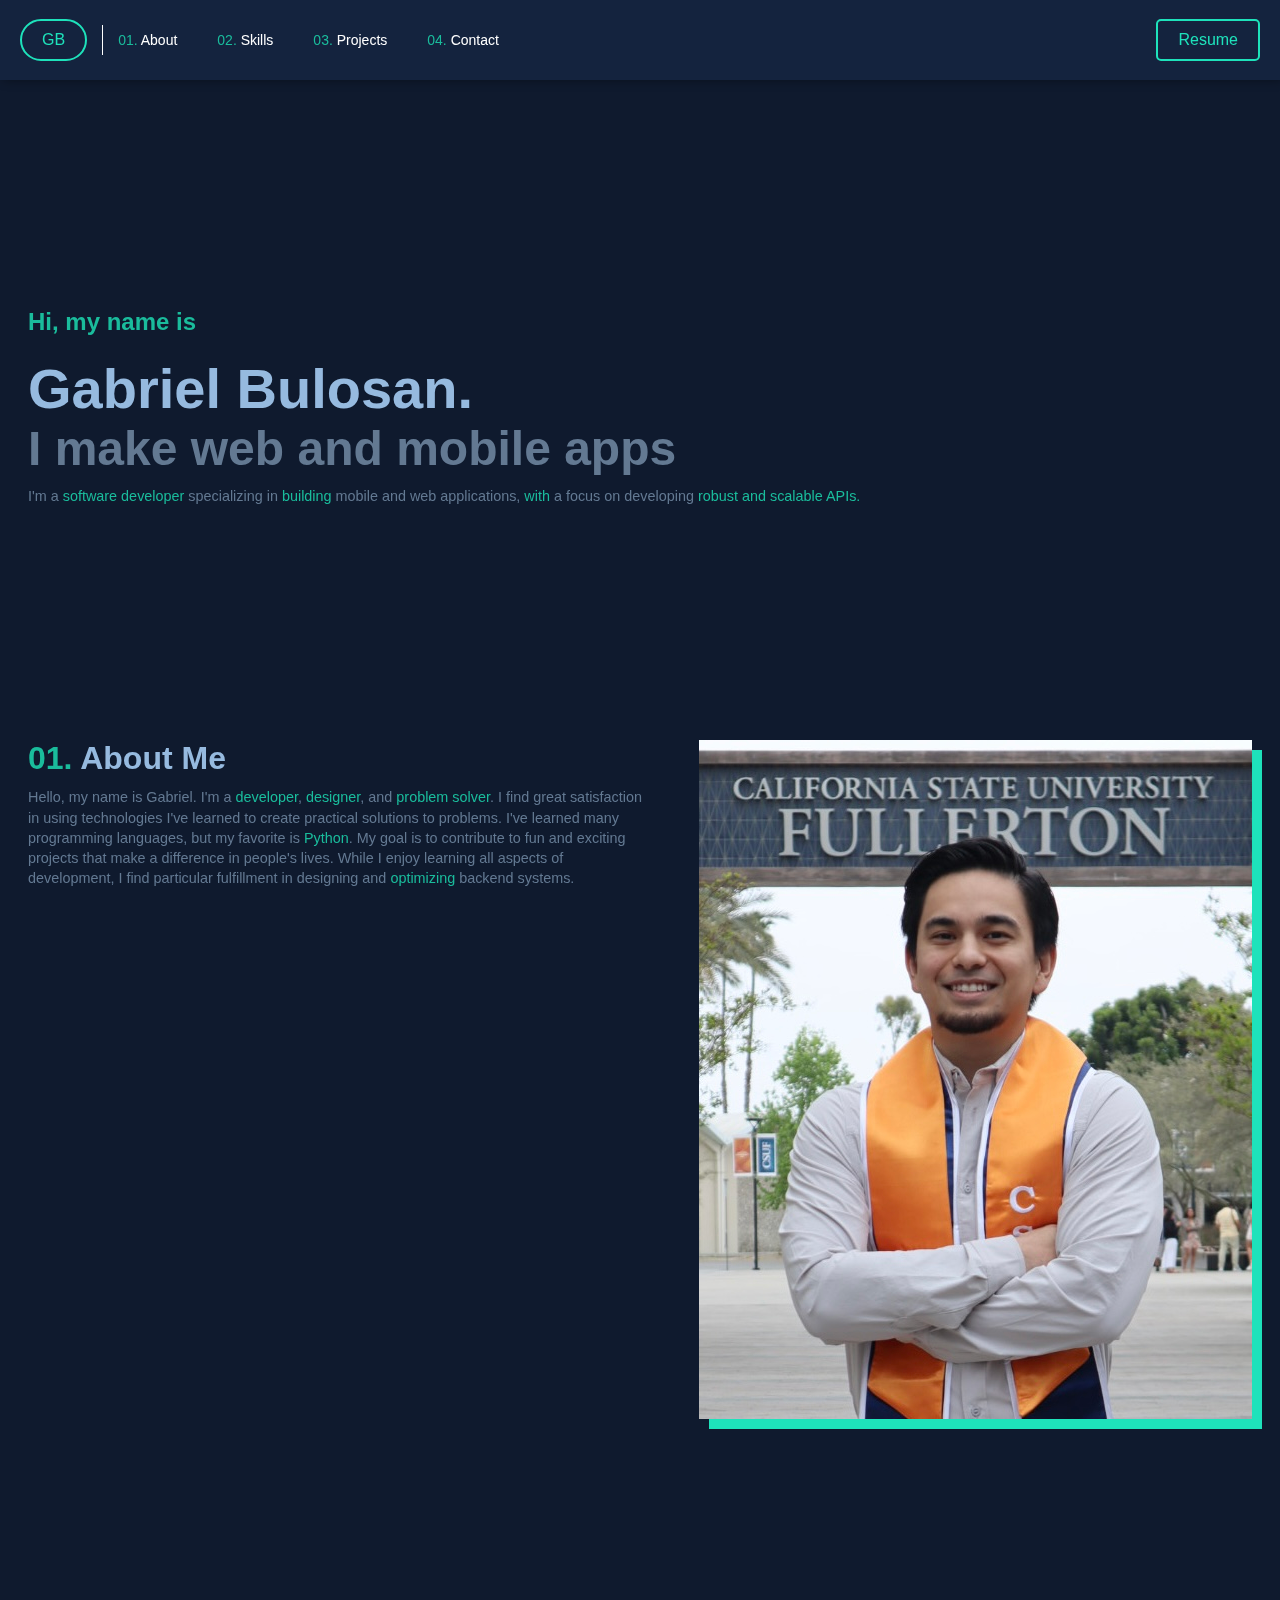
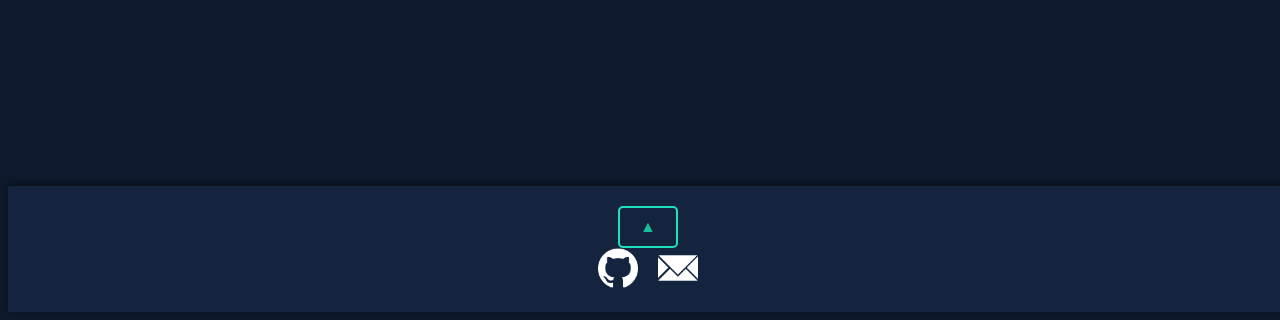
<file: index.html>
<!DOCTYPE html>
<html>
<head>
        <meta charset="UTF-8">
        <meta name="viewport" content="width=device-width, initial-scale=1.0">
        <title>Gabriel's portfolio</title>
        <link rel="stylesheet" href="styles.css">
</head>
<body> 
    <header class="main-header">
        <button class="button" id="logo" onclick="scrollToTop()">
            <a>GB</a>
        </button>
        <div class="separator"></div>
        <div class="hamburger" id="hamburger" onclick="toggleMenu()">&#9776;</div>
        <nav class="nav-menu" id="nav-menu">
            <ul>
                <li><a href="#about"><span class="highlight">01. </span>About</a></li> 
                <li><a href="#skills"><span class="highlight">02. </span>Skills</a></li>
                <li><a href="#projects"><span class="highlight">03. </span>Projects</a></li>
                <li><a href="#contact"><span class="highlight">04. </span>Contact</a></li>
                <li class="socials">
                    <a href="https://github.com/gabrielnakoa" target="_blank">
                        <img src="ph0tos/github-icon1.png" class="social-icon">
                    </a>
                    <a href="#email" target="_blank">
                        <img src="ph0tos/email-icon1.png" class="social-icon">
                    </a>
                </li>   
            </ul>
        </nav>
        <button class="button" id="resume">
            <a href="RESUME.pdf" target="_blank">Resume</a>
        </button>
    </header>


<!--
-->

    <section id="intro" class="section hidden-section">
        <div class="intro-container">
            <div class="intro-content">
                <h2><span class="highlight">Hi, my name is</span></h2>
                <h1 class="title" id="name">Gabriel Bulosan.</h1>
                <h3 class="one-liner">I make web and mobile apps</h3>
                <p class="description">
                I'm a <span class="highlight">software developer</span>
                specializing in <span class="highlight">building </span>mobile and web applications,
                <span class="highlight"> with</span> a focus on developing<span class="highlight"> robust and scalable APIs.</span>
                </p>
            </div>
        </div>
    </section>

    <section id="about" class="section hidden-section">
        <div class="about-container">
            <div class="about-content">
                <h1 class="title"><span class="highlight">01. </span>About Me</h1>
                <p class="description">
                Hello, my name is Gabriel. I'm a <span class="highlight">developer</span>, 
                <span class="highlight"> designer</span>, and <span class="highlight">problem solver</span>.
                I find great satisfaction in using technologies I've learned to create practical solutions to problems.
                I've learned many programming languages, but my favorite is
                <span class="highlight"> Python</span>. My goal is to contribute
                to fun and exciting projects that make a difference in people's lives. 
                While I enjoy learning all aspects of development, I find particular fulfillment 
                in designing and <span class="highlight">optimizing</span> backend systems.
                </p>
            </div>

            <img src="ph0tos/handsome.png" id="photo">
        </div>
    </section>

    <section id="skills" class="section hidden-section">
        <div class="skills-container">
            <div class="skills-content">
                <h2 class="title"><span class="highlight">02. </span>Skills</h2>
                <p class="description"><span class="highlight">Experienced </span>in developing responsive applications and APIs using the following languages and technologies:</p>
            </div>

            <div class="skills-logos">
                <div class="skill">
                    <img src="ph0tos/python.png">
                    <p>Python</p>
                </div>
                <div class="skill">
                    <img src="ph0tos/cplusplus.png">
                    <p>C++</p>
                </div>
                <div class="skill">
                    <img src="ph0tos/java.png">
                    <p>Java</p>
                </div>
                <div class="skill">
                    <img src="ph0tos/javascript.png">
                    <p>Javascript</p>
                </div>
                <div class="skill">
                    <img src="ph0tos/swift.png">
                    <p>Swift</p>
                </div>
                <div class="skill">
                    <img src="ph0tos/html.png">
                    <p>HTML</p>
                </div>
                <div class="skill">
                    <img src="ph0tos/css.png">
                    <p>CSS</p>
                </div>
                <div class="skill">
                    <img src="ph0tos/flask.png">
                    <p>Flask</p>
                </div>
                <div class="skill">
                    <img src="ph0tos/fastapi.png">
                    <p>FastAPI</p>
                </div>
                <div class="skill">
                    <img src="ph0tos/mongodb.png">
                    <p>MongoDB</p>
                </div>
                <div class="skill">
                    <img src="ph0tos/mysql.png">
                    <p>mySQL</p>
                </div>
            </div>
        </div>    
    </section>

    <section id="projects" class="section hidden-section">
        <div class="projects-container">
            <div class="project-content-title">
                <h2 class="title"><span class="highlight">03. </span>Projects</h2>
                <p class="description"><span class="highlight">Video demos & code </span>for a few applications I've built</p>
            </div>

            <div class="projects-list">
                <div class="project-card">
                    <div class="project-header">
                        <p><span class="highlight">Budget Buddy</span></p>
                        <div>
                            <a href="https://youtu.be/d80OKqx6mnw">Demo</a>
                            <a href="https://github.com/gabrielnakoa/Budget-Buddy-app">GitHub</a>
                        </div>
                    </div>
                    <p class="description">Track your spending, visualize expenses with detailed graphs, and set budgets for categories like groceries, gas, and more. Simplify money management and take control of your finances.</p>
                </div>
                
                <div class="project-card">
                    <div class="project-header">
                        <p><span class="highlight">Cloud Service Access Management System</span></p>
                        <div>
                            <a href="https://youtu.be/1fiusH1su9E">Demo</a>
                            <a href="https://github.com/gabrielnakoa/Cloud-Service-Management-System-FastAPI">GitHub</a>
                        </div>
                    </div>
                    <p class="description">A FastAPI-based web service for managing user subscriptions, service access, and plan updates, with robust database interactions and scalable background task support.</p>
                </div>
            
                <div class="project-card">
                    <div class="project-header">
                        <p><span class="highlight">File Upload Service API</span></p>
                        <div>
                            <a href="https://youtu.be/TXfcLeI3RuQ">Demo</a>
                            <a href="https://github.com/gabrielnakoa/RESTful-API-with-Flask-mid_term_project">GitHub</a>
                        </div>
                    </div>
                    <p class="description">A Flask-based image management API that enables users to upload and view files, while admins can delete content, all secured with JWT authentication and backed by a MySQL database.</p>
                </div>

            </div>
        </div>
    </section>
    
    <section id="contact" class="section hidden-section">
        <div class="contact-container">
            <h2 class="title"><span class="highlight">04. </span>Contact</h2>
            <p class="highlight">Lets work together!</p>
            <form id="contact-form" action="mailto:gabriel_bulosan@hotmail.com" method="post">
                <input class="contact-form-name" name="email" placeholder="Email">
                <input class="contact-form-email" name="subject" placeholder="Subject">
                <textarea class="contact-form-message" name="message" placeholder="Message"></textarea>
                <button type="submit" class="button"><span class="highlight">Send</span></button>                
            </form>
        </div>
    </section>

    <footer class="footer" class="footer">
        <button class="button" onclick="scrollToTop()"><span class="highlight">▲</span></button>
        <div class="footer-icons">
            <a href="https://github.com/gabrielnakoa" target="_blank">
                <img src="ph0tos/github-icon1.png" alt="GitHub" class="footer-icon">
            </a>
            <a href="mailto:gabriel_bulosan@hotmail.com">
                <img src="ph0tos/email-icon1.png" alt="Email" class="footer-icon">
            </a>
        </div>
    </footer>

    <script src="script.js"></script>
</body>
</html>
</file>
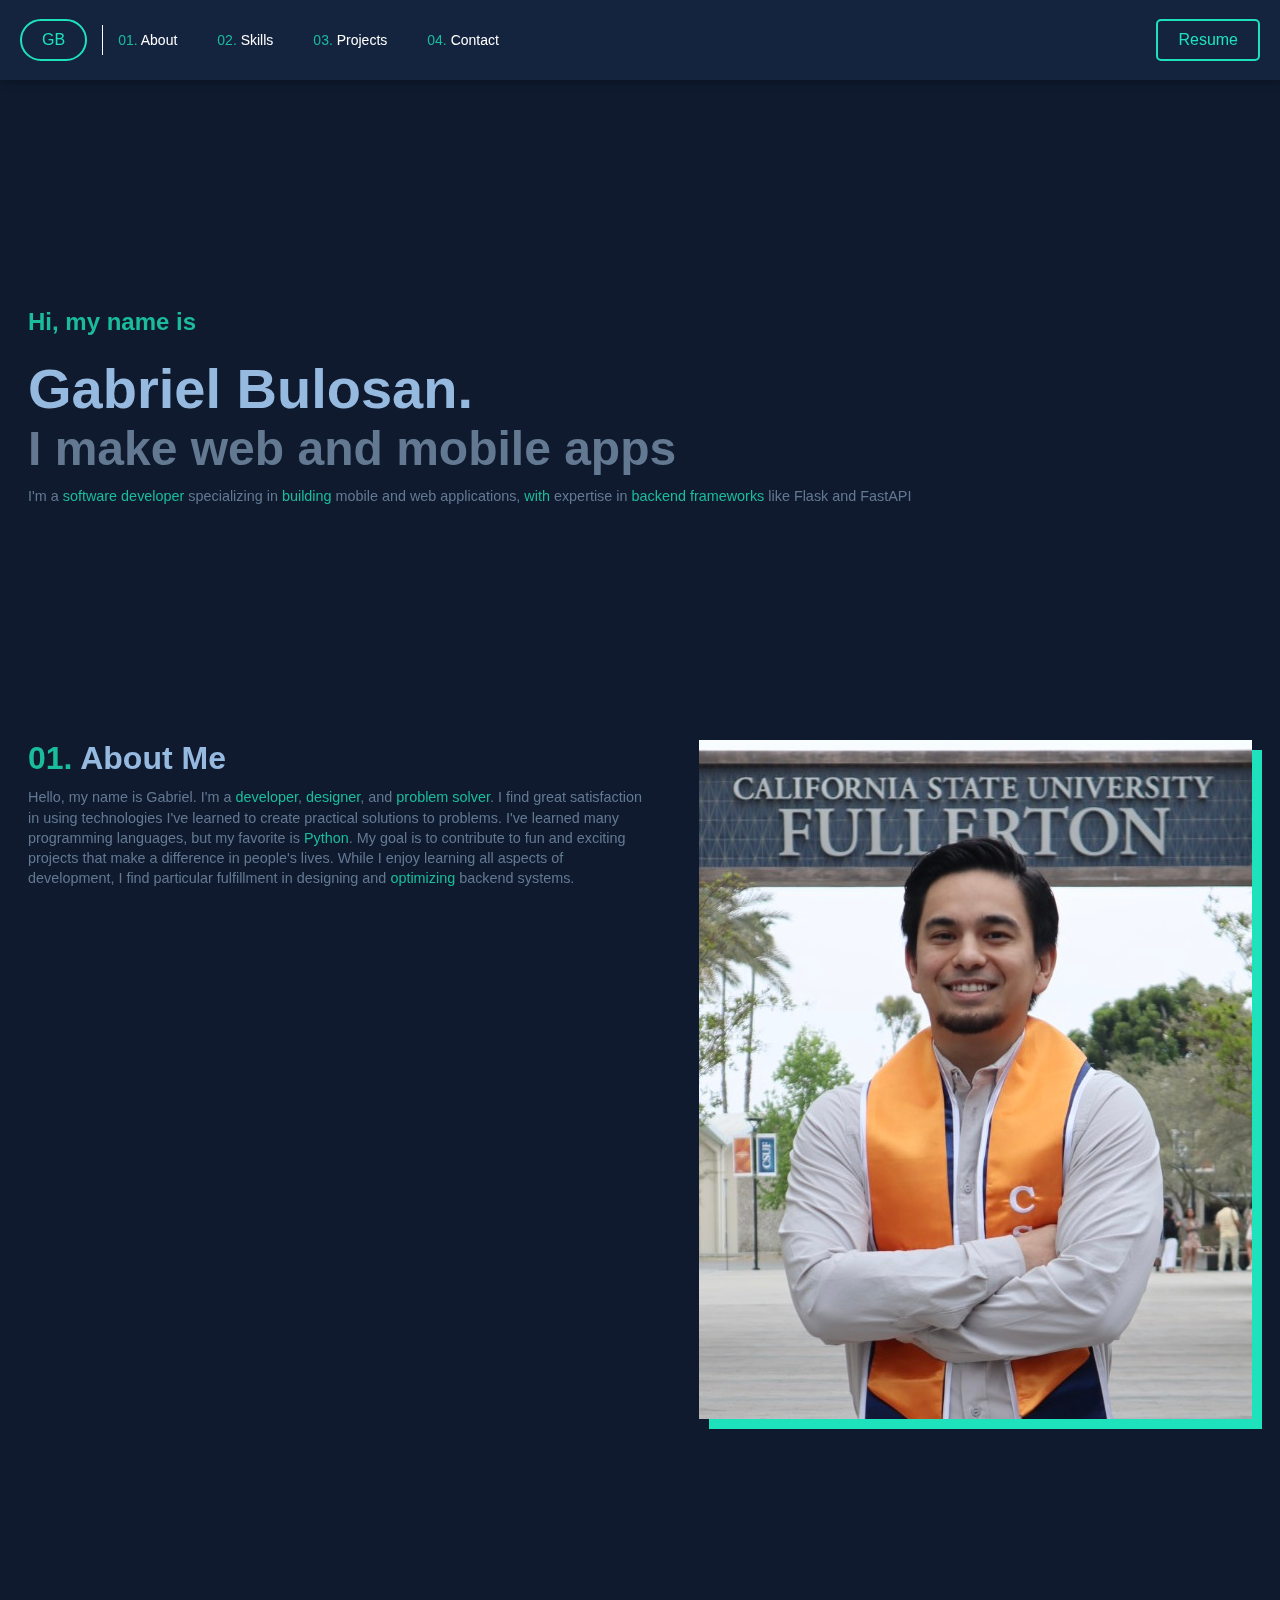
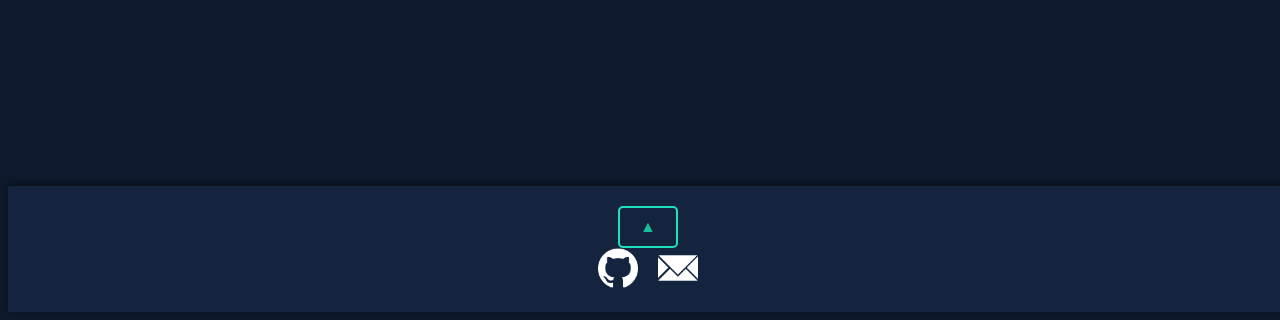
<file: gabriels_portfolio.html>
<!DOCTYPE html>
<html>
<head>
        <meta charset="UTF-8">
        <meta name="viewport" content="width=device-width, initial-scale=1.0">
        <title>Gabriel's portfolio</title>
        <link rel="stylesheet" href="styles.css">
</head>
<body> 
    <header class="main-header">
        <button class="button" id="logo" onclick="scrollToTop()">
            <a>GB</a>
        </button>
        <div class="separator"></div>
        <div class="hamburger" id="hamburger" onclick="toggleMenu()">&#9776;</div>
        <nav class="nav-menu" id="nav-menu">
            <ul>
                <li><a href="#about"><span class="highlight">01. </span>About</a></li> 
                <li><a href="#skills"><span class="highlight">02. </span>Skills</a></li>
                <li><a href="#projects"><span class="highlight">03. </span>Projects</a></li>
                <li><a href="#contact"><span class="highlight">04. </span>Contact</a></li>
                <li class="socials">
                    <a href="https://github.com/gabrielnakoa" target="_blank">
                        <img src="ph0tos/github-icon1.png" class="social-icon">
                    </a>
                    <a href="#email" target="_blank">
                        <img src="ph0tos/email-icon1.png" class="social-icon">
                    </a>
                </li>   
            </ul>
        </nav>
        <button class="button" id="resume">
            <a href="RESUME.pdf" target="_blank">Resume</a>
        </button>
    </header>


<!--
-->

    <section id="intro" class="section hidden-section">
        <div class="intro-container">
            <div class="intro-content">
                <h2><span class="highlight">Hi, my name is</span></h2>
                <h1 class="title" id="name">Gabriel Bulosan.</h1>
                <h3 class="one-liner">I make web and mobile apps</h3>
                <p class="description">
                I'm a <span class="highlight">software developer</span>
                specializing in <span class="highlight">building </span>mobile and web applications,
                <span class="highlight"> with</span> expertise in <span class="highlight">backend frameworks</span> like Flask and FastAPI 
                </p>
            </div>
        </div>
    </section>

    <section id="about" class="section hidden-section">
        <div class="about-container">
            <div class="about-content">
                <h1 class="title"><span class="highlight">01. </span>About Me</h1>
                <p class="description">
                Hello, my name is Gabriel. I'm a <span class="highlight">developer</span>, 
                <span class="highlight"> designer</span>, and <span class="highlight">problem solver</span>.
                I find great satisfaction in using technologies I've learned to create practical solutions to problems.
                I've learned many programming languages, but my favorite is
                <span class="highlight"> Python</span>. My goal is to contribute
                to fun and exciting projects that make a difference in people's lives. 
                While I enjoy learning all aspects of development, I find particular fulfillment 
                in designing and <span class="highlight">optimizing</span> backend systems.
                </p>
            </div>

            <img src="ph0tos/handsome.png" id="photo">
        </div>
    </section>

    <section id="skills" class="section hidden-section">
        <div class="skills-container">
            <div class="skills-content">
                <h2 class="title"><span class="highlight">02. </span>Skills</h2>
                <p class="description"><span class="highlight">Experienced </span>in developing responsive applications and APIs using the following languages and technologies:</p>
            </div>

            <div class="skills-logos">
                <div class="skill">
                    <img src="ph0tos/python.png">
                    <p>Python</p>
                </div>
                <div class="skill">
                    <img src="ph0tos/cplusplus.png">
                    <p>C++</p>
                </div>
                <div class="skill">
                    <img src="ph0tos/java.png">
                    <p>Java</p>
                </div>
                <div class="skill">
                    <img src="ph0tos/javascript.png">
                    <p>Javascript</p>
                </div>
                <div class="skill">
                    <img src="ph0tos/swift.png">
                    <p>Swift</p>
                </div>
                <div class="skill">
                    <img src="ph0tos/html.png">
                    <p>HTML</p>
                </div>
                <div class="skill">
                    <img src="ph0tos/css.png">
                    <p>CSS</p>
                </div>
                <div class="skill">
                    <img src="ph0tos/flask.png">
                    <p>Flask</p>
                </div>
                <div class="skill">
                    <img src="ph0tos/fastapi.png">
                    <p>FastAPI</p>
                </div>
                <div class="skill">
                    <img src="ph0tos/mongodb.png">
                    <p>MongoDB</p>
                </div>
                <div class="skill">
                    <img src="ph0tos/mysql.png">
                    <p>mySQL</p>
                </div>
            </div>
        </div>    
    </section>

    <section id="projects" class="section hidden-section">
        <div class="projects-container">
            <div class="project-content-title">
                <h2 class="title"><span class="highlight">03. </span>Projects</h2>
                <p class="description"><span class="highlight">Video demos & code </span>for a few applications I've built</p>
            </div>

            <div class="projects-list">
                <div class="project-card">
                    <div class="project-header">
                        <p><span class="highlight">Budget Buddy</span></p>
                        <div>
                            <a href="https://youtu.be/d80OKqx6mnw">Demo</a>
                            <a href="https://github.com/gabrielnakoa/Budget-Buddy-app">GitHub</a>
                        </div>
                    </div>
                    <p class="description">Track your spending, visualize expenses with detailed graphs, and set budgets for categories like groceries, gas, and more. Simplify money management and take control of your finances.</p>
                </div>
                
                <div class="project-card">
                    <div class="project-header">
                        <p><span class="highlight">Cloud Service Access Management System</span></p>
                        <div>
                            <a href="https://youtu.be/1fiusH1su9E">Demo</a>
                            <a href="https://github.com/gabrielnakoa/Cloud-Service-Management-System-FastAPI">GitHub</a>
                        </div>
                    </div>
                    <p class="description">A FastAPI-based web service for managing user subscriptions, service access, and plan updates, with robust database interactions and scalable background task support.</p>
                </div>
            
                <div class="project-card">
                    <div class="project-header">
                        <p><span class="highlight">File Upload Service API</span></p>
                        <div>
                            <a href="https://youtu.be/TXfcLeI3RuQ">Demo</a>
                            <a href="https://github.com/gabrielnakoa/RESTful-API-with-Flask-mid_term_project">GitHub</a>
                        </div>
                    </div>
                    <p class="description">A Flask-based image management API that enables users to upload and view files, while admins can delete content, all secured with JWT authentication and backed by a MySQL database.</p>
                </div>

            </div>
        </div>
    </section>
    
    <section id="contact" class="section hidden-section">
        <div class="contact-container">
            <h2 class="title"><span class="highlight">04. </span>Contact</h2>
            <p class="highlight">Lets work together!</p>
            <form id="contact-form" action="mailto:gabriel_bulosan@hotmail.com" method="post">
                <input class="contact-form-name" name="email" placeholder="Email">
                <input class="contact-form-email" name="subject" placeholder="Subject">
                <textarea class="contact-form-message" name="message" placeholder="Message"></textarea>
                <button type="submit" class="button"><span class="highlight">Send</span></button>                
            </form>
        </div>
    </section>

    <footer class="footer" class="footer">
        <button class="button" onclick="scrollToTop()"><span class="highlight">▲</span></button>
        <div class="footer-icons">
            <a href="https://github.com/gabrielnakoa" target="_blank">
                <img src="ph0tos/github-icon1.png" alt="GitHub" class="footer-icon">
            </a>
            <a href="mailto:gabriel_bulosan@hotmail.com">
                <img src="ph0tos/email-icon1.png" alt="Email" class="footer-icon">
            </a>
        </div>
    </footer>

    <script src="script.js"></script>
</body>
</html>
</file>
<file: styles.css>
/*
Background: Dark Blue (e.g., #1e2a38)
Highlight: #1abc9c
Text: color: #445465;
0f1a2e
*/

/* overall layout */
body {
    background-color: #0f1a2e;
    color: #96badf;
    font-family: 'Segoe UI', Tahoma, Geneva, Verdana, sans-serif, sans-serif;
    padding-top: 80px;
}
.section {
    margin: 200px 0;
}
.hidden-section {
    opacity: 0;
    transition: all 1s;
    filter: blur(5px);
    transition: all 1.4s ease-in-out;
    transform: translateX(-100%);
}
.show-section {
    opacity: 1;
    filter: blur(0);
    transform: translateX(0);
}
.hidden {
    transform: translateY(-100%);
}
.no-scroll {
    overflow: hidden;
}


/* re-usables */
.highlight {
    color:#1ee2bb;
}
.button {
    padding: 10px 20px;
    background-color: transparent;
    border: 2px solid #1ee2bb;
    border-radius: 5px;
    font-size: 16px;
    cursor: pointer;
    outline: none;
    position: relative;
    transition: transform 0.4s ease, box-shadow 0.4s ease, color 0.4s ease;
}
.button a {
    color: #1ee2bb;
    text-decoration: none;
}
.button:hover {
    text-decoration: underline;
    color: #1ee2bb;
    transform: translate(-5px, -5px);
    box-shadow: 5px 5px 0px rgba(30, 226, 187, 0.7);
}
#resume {
    margin-left: auto;
}
.highlight {
    color: #1abc9c;
}
.one-liner {
    color: #637992;
    margin: 0;
    font-weight: 900;
    font-size: 48px;

}
.description {
    color: #637992;
}
.title {
    margin: 0;
}

/* header */
.main-header {
    position: fixed;
    top: 0;
    left: 0;
    width: 100%;
    padding: 10px 20px;
    display: flex;
    align-items: center;
    z-index: 1001;
    box-sizing: border-box;
    transition: transform 0.4s ease-in-out;
    background-color: #14233e;
    box-shadow: 3px 0 10px rgba(0, 0, 0, 0.4);
}

#logo {
    border-radius: 50px;
}
.separator {
    height: 30px;
    width: 1px;
    background-color: white;
    margin: 15px;
}
.nav-menu a{
    text-decoration: none;
    color:#ffffff;
}
.nav-menu a:hover {
    color:#1ee2bb;
    text-decoration: underline;
}




/* intro section */
.intro-container {
    align-content: center;
    padding: 0px 20px;

}
#name {
    font-weight: 900;
    font-size: 56px;
}


/* about section */
.about-container {
    display: flex;
    justify-content: space-between;
    align-items: flex-start;
    padding: 20px;
}
/*.about-content {
    flex: 1;
    padding: 10px;
    text-align: center;
}*/
#photo {
    margin-left: 50px;
    box-shadow: 10px 10px 0px #1ee2bb;
    position: relative;
}


/* skills section */
.skills-container {
    display: flex;
    justify-content: space-between;
    align-items: flex-start;
    padding: 20px;
}
.skills-logos {
    display: flex;
    flex-wrap: wrap;
    justify-content: center;
    gap: 20px;
}
.skill img {
    width: 60px;
    height: 60px;
    margin-bottom: 10px;
}
.skill p {
    font-size: 14px;
}


/* projects section */
.projects-container {
    display: flex;
    justify-content: space-between;
    align-items: flex-start;
    padding: 20px;
}

.project-content-title {
    padding-bottom: 20px;
}

.projects-list {
    width: 100%;
    max-width: 1000px;
    max-height: 400px;
    overflow-y: auto;
    padding: 10px;
    flex-direction: column;
    background-color: #14233e;
    border-radius: 10px;
    margin-top: 10px;
    box-shadow: 0 4px 6px rgba(0, 0, 0, 0.3);
    margin-left: auto;
    margin-right: auto;
    display: flex;
    justify-content: center;
    align-items: center;
}
.project-card {
    width: 100%;
    max-width: 90%;
    margin: 10px 0;
    padding: 15px;
    box-sizing: border-box;
    text-align: center;
    background-color: #0f1a2e;
    border-radius: 8px;
    box-shadow: 0 4px 6px rgba(0, 0, 0, 0.3);
}
.project-header {
    display: flex;
    justify-content: space-between;
    align-items: center;
}

.project-header p {
    margin: 0;
    font-size: 1.2rem;
}
.project-header a {
    text-decoration: none;
    color: #ffffff;
    margin-left: 10px;
}
.project-header a:hover {
    color: #1ee2bb;
    text-decoration: underline;
}
.description {
    margin-top: 10px;
    font-size: 0.9rem;
    line-height: 1.4;
}
.projects-list::-webkit-scrollbar {
    width: 8px;
}
.projects-list::-webkit-scrollbar-thumb {
    background: #1ee2bb;
    border-radius: 4px;
}
.projects-list::-webkit-scrollbar-track {
    background: #2c3e50;
}


/* contact section */
.contact-container {
    display: grid;
    flex-direction: column;
    align-items: center;
    text-align: center;
}
#contact-form {
    display: flex;
    flex-direction: column;
    width: 100%;
    max-width: 700px;
    padding: 30px;
    background-color: #0f1a2e;
    border-radius: 8px;
    margin: 0 auto;
    box-shadow: 3px 0 15px rgba(0, 0, 0, 0.4);
}
#contact-form input,
#contact-form textarea {
    width: 100%;
    margin-bottom: 15px;
    padding: 15px;
    box-sizing: border-box;
    background-color: #0f1a2e;
    color: #939090;
    border: 1px solid #939090;
    border-radius: 4px;
}
#contact-form input::placeholder,
#contact-form textarea::placeholder {
    color: #939090;
}


.footer {
    background-color: #14233e;
    color: #ffffff;
    text-align: center;
    width: 100vw;
    padding: 20px 0;
    box-sizing: border-box;
    box-shadow: 0 -2px 10px rgba(0,0,0,0.5);
}

.footer-icons {
    display: flex;
    justify-content: center;
    align-items: center;
}

.footer-icon {
    width: 40px;
    height: 40px;
    margin: 0 10px;
}

.back-to-top {
    margin-top: 10px;
    background: none;
    color: #ffffff;
    font-weight: bold;
    cursor: pointer;
    font-size: 18px;
}

/* for mobile */
@media (max-width: 768px) {
    .hamburger {
        cursor: pointer;
        display: block;
        font-size: 24px;
    }
    
    .hamburger:hover {
        font-size: 28px;
        color: #1ee2bb;
    }

    .nav-menu {
        visibility: hidden;
        position: fixed;
        width: 0;
        top: -100%;
        transition: width 0.5s  ease;
        padding: 20px;
        box-shadow: 3px 0 15px rgba(0, 0, 0, 0.4);
    }
    
    .nav-menu ul {
        list-style: none;
        padding: 0;
        margin: 0;
        opacity: 0;
        transition: opacity 0.3s ease-in-out;
    }
    
    .nav-menu li {
        transform: translateY(-10px);
        transition: transform 0.3s ease-in-out, opacity 0.3s ease-in-out;
        opacity: 0;
        padding: 20px;
        font-size: 20px;
    }


    .nav-menu.active {
        visibility: visible;
        background-color: #0f1a2e;
        width: 50%;
        height: 100%;
        top: 75px;
        left: 0;
    }

    .nav-menu.active ul {
        opacity: 1;
    }
    
    .nav-menu.active li {
        opacity: 1;
    }
    
    .nav-menu.active .socials {
        opacity: 1;
        transform:translateX(0);
    }
    
    .social-icon {
        width: 32px;
        height: 32px;
        margin-left: auto;
        margin-right: 20px;
        opacity: 0;
        transition: opacity 0.3s ease-in-out;
        text-decoration: none;
    }
    .image-container {
        background: #fff;
        border-radius: 50%;
        display: inline-block;
        box-shadow: 0 0 15px rgba(0, 0, 0, 0.3);
    }
    
    
    .nav-menu.active .social-icon {
        opacity: 1;
    }
    
    .nav-menu.active li:nth-child(1) { transition-delay: 0.2s; }
    .nav-menu.active li:nth-child(2) { transition-delay: 0.4s; }
    .nav-menu.active li:nth-child(3) { transition-delay: 0.6s; }
    .nav-menu.active li:nth-child(4) { transition-delay: 0.8s; }
    .nav-menu.active li:nth-child(5) { transition-delay: 1s; }
    .nav-menu.active .socials a:nth-child(2) .social-icon { transition-delay: 1.2s; }
    .nav-menu.active .socials a:nth-child(3) .social-icon { transition-delay: 1.4s; }

    .skills-container {
        flex-direction: column;
        align-items: center;
        justify-content: center;
        padding: 15px;
    }

    .skills-logos {
        justify-content: center;
        gap: 15px;
        padding: 10px;
    }

    .skill {
        text-align: center;
        padding: 10px;
    }

    .skill img {
        width: 50px;
        height: 50px;
    }

    .skill p {
        font-size: 12px;
    }

    .about-container {
        flex-direction: column;
        align-items: center;
        justify-content: center;
        padding: 15px;
    }

    #photo {
        margin: 20px auto;
        box-shadow: 8px 8px 15px rgba(30, 226, 187, 0.7);
    }

    .about-content {
        padding: 0;
        max-width: 90%;
    }

    .projects-container {
        flex-direction: column;
        padding: 20px;
    }

    .project-content-title {
        padding-bottom: 20px;
        text-align: center;
    }

    .projects-list {
        display: flex;
        flex-direction: column;
        padding: 10px;
        background-color: #14233e;
        border-radius: 10px;
        margin-top: 10px;
        align-items: center;
    }

    .project-card {
        width: 100%;
        max-width: 90%;
        margin: 10px 0;
        padding: 15px;
        box-sizing: border-box;
        text-align: center;
        background-color: #0f1a2e;
        border-radius: 8px;
        box-shadow: 0 4px 6px rgba(0, 0, 0, 0.3);
    }
}


/* navbar adjustment */
@media (min-width: 769px) {
    .nav-menu {
        display: flex;
        top: 0;
        position: static;
    }
    .nav-menu ul {
        display: flex;
        list-style: none;
        padding: 0;
        margin: 0;
    }
    .nav-menu li {
        margin-right: 40px;
        font-size: 14px;
    }
    
    .nav-menu li:last-child {
        margin-right: 0;
    }
    .hamburger {
        display: none;
    }
    .social-icon {
        display: none;
    }
    
}
</file>
